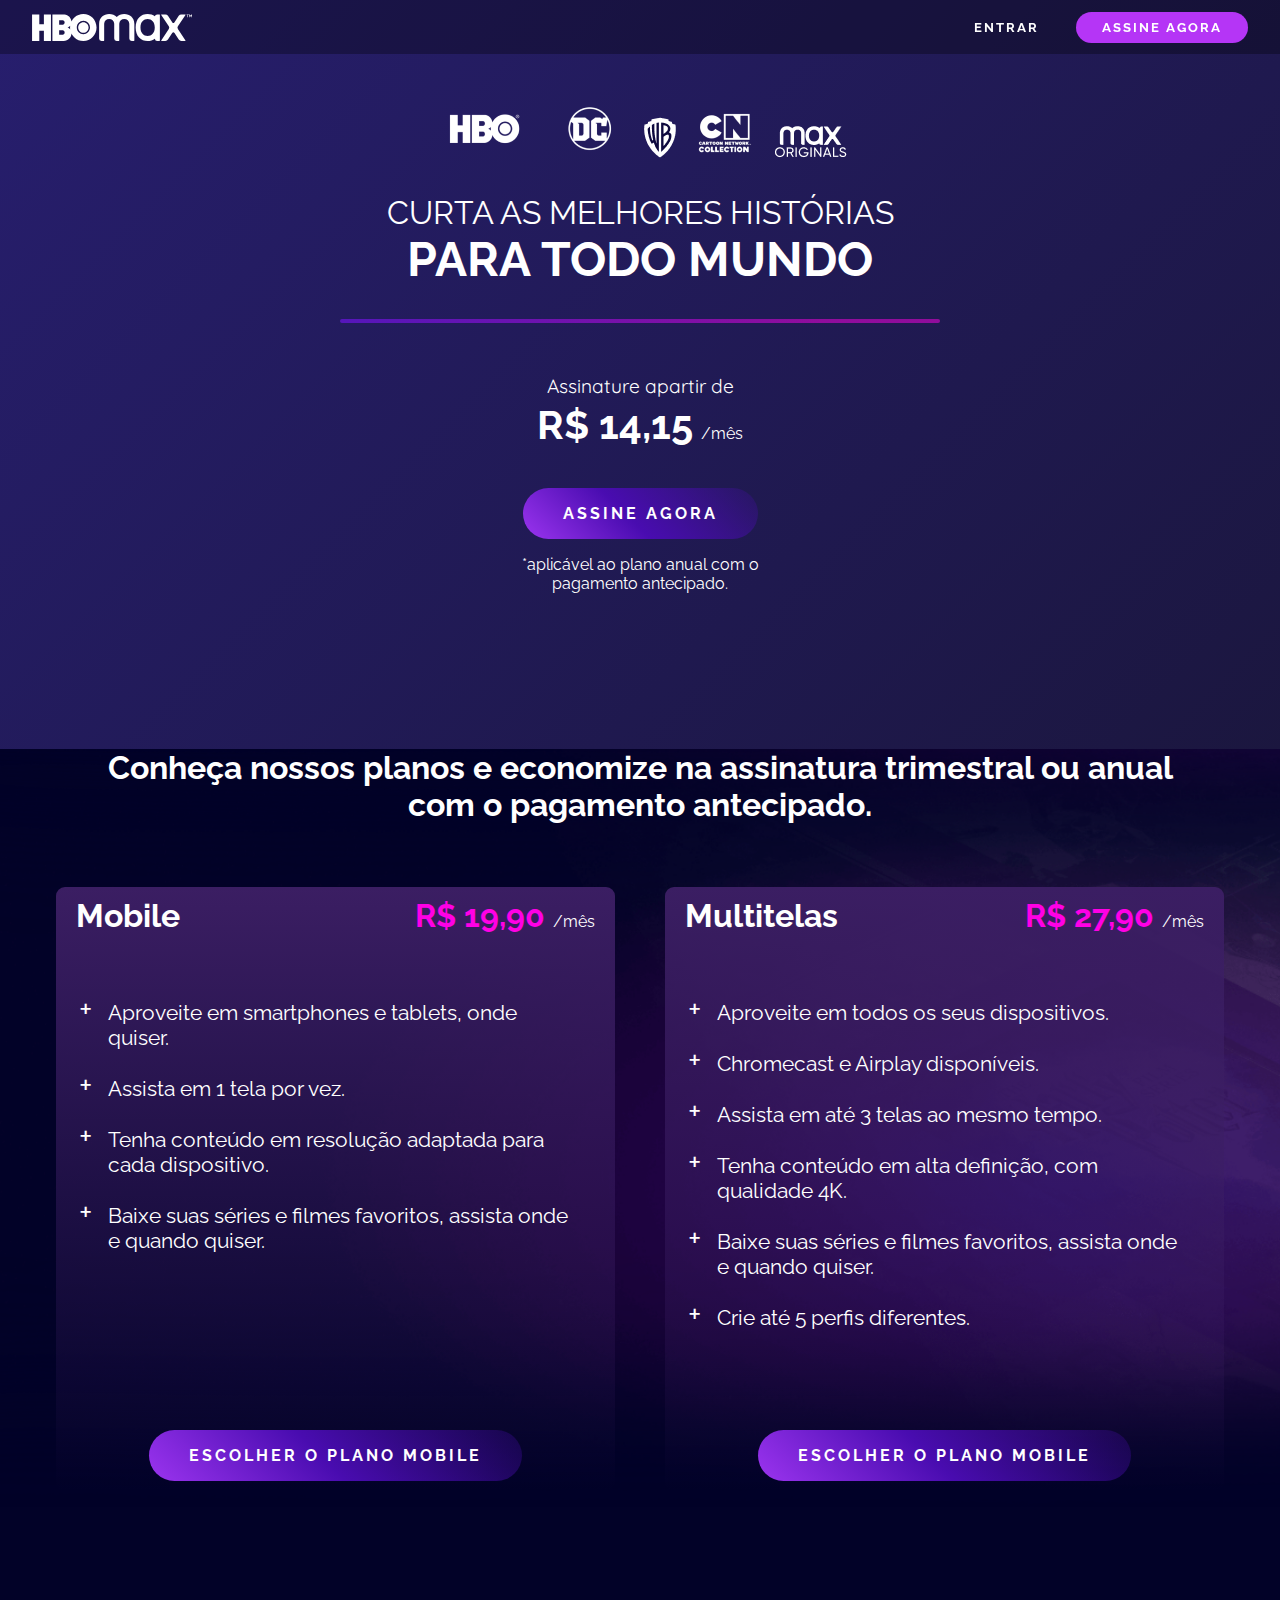
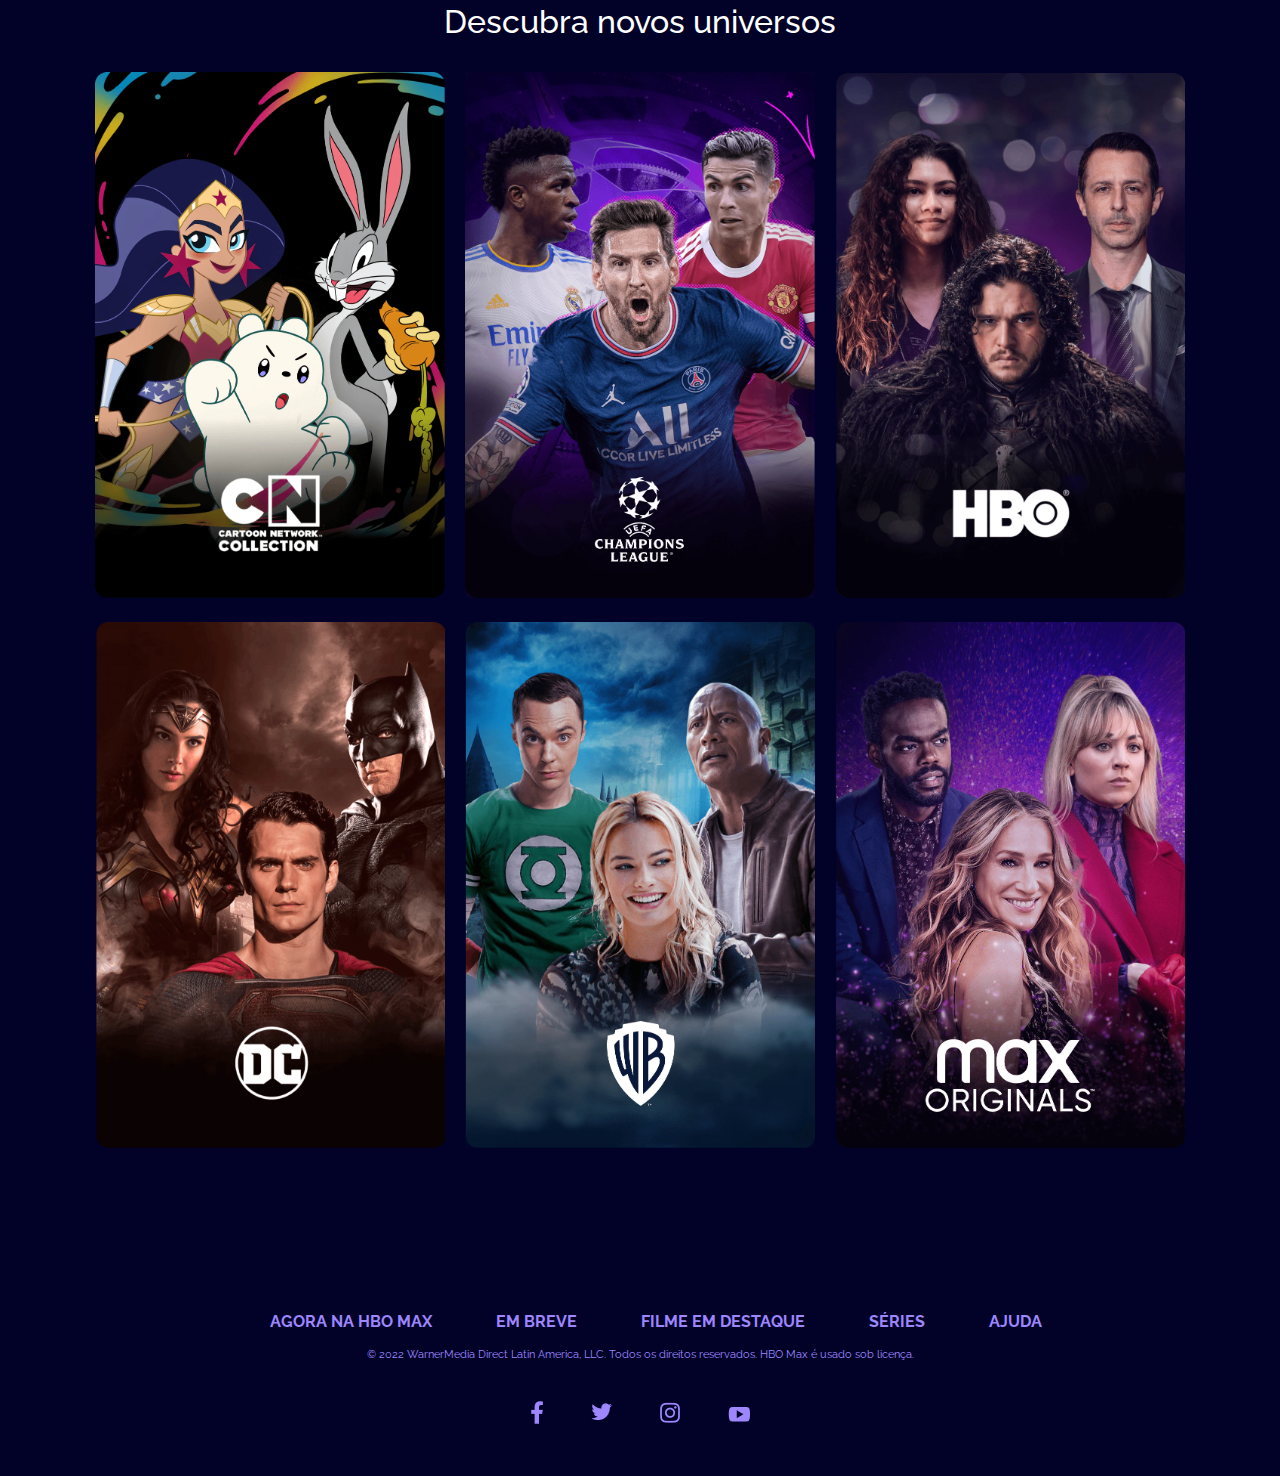
<file: hbomax-template-desafio/index.html>
<!DOCTYPE html>
<html lang="pt-br">

<head>
    <meta charset="UTF-8">
    <meta name="viewport" content="width=device-width, initial-scale=1.0">
    <title>HBO Max</title>
    <link rel="stylesheet" href="/hbomax-template-desafio/assets/css/import.css">
</head>

<body>
    <nav class="nav-bar">
        <div class=" item item-01">
            <img src="/hbomax-template-desafio/assets/images/hbo-logo.svg" alt="">
        </div>
        <div class="item item-02">
            <span><a class="item" href="/hbomax-template-desafio/signIn.html">Entrar</a></span>
            <a class="nav-inscrever" href="#assinaturas"> assine agora</a>
        </div>
    </nav>
    <header class="header-container">
        <div class="header__content">
            <div class="header__marcas">
                <img src="/hbomax-template-desafio/assets/images/hbo.png" alt="">
                <img src="/hbomax-template-desafio/assets/images/dc.png" alt="">
                <img src="/hbomax-template-desafio/assets/images/wb.png" alt="">
                <img src="/hbomax-template-desafio/assets/images/cartoon-network_neutral.png" alt="">
                <img src="/hbomax-template-desafio/assets/images/max_originals.png" alt="">
            </div>
        </div>

        <div class="header__container">
            <h1 class="header__title">
                <span>
                    Curta as melhores histórias
                </span>
                Para todo mundo
            </h1>
            <span class="underline"> </span>
            <p class="assinatura">
                Assinature apartir de
            </p>
            <p class="assinatura__preco">
                R$ 14,15<span class="mes">/mês</span>
            </p>
            <a href="#assinaturas"><button  class="btn-assinatura btn-gradiant">Assine Agora</button></a>

            <p class="assinatura-anual">
                *aplicável ao plano anual com o pagamento antecipado.
            </p>
        </div>
    </header>
    <main>
        <section class="plano-card">
            <div class=plano-container>
                <h1 id="assinaturas" class="plano-title"> Conheça nossos planos e economize na assinatura trimestral ou anual com o
                    pagamento antecipado.</h1>
                    <div class="card-container">
                        <div id="assinaturas" class="assinatura-card card-item-01">
                            <div class="card-offer ">
                                <h1>Mobile</h1>
                                <p class="valor">R$ 19,90<span class="mes">/mês</span>
                                </p>
                            </div>
                            <ul class="card-info">
                                <li class="card-info-descricao"> Aproveite em smartphones e tablets, onde quiser.</li>
                                <li class="card-info-descricao">Assista em 1 tela por vez.</li>
                                <li class="card-info-descricao">Tenha conteúdo em resolução adaptada para cada dispositivo.</li>
                                <li class="card-info-descricao">Baixe suas séries e filmes favoritos, assista onde e quando quiser.</li>
                            </ul>
                            <div class="btn-card-info"><button class="btn-assinatura card-info-buy">Escolher o plano
                                mobile</button></div>
                        </div>
                        <div class="assinatura-card card-item-02">
                            <div class="card-offer">
                                <h1>Multitelas</h1>
                                <p class="valor">R$ 27,90<span class="mes">/mês</span>
                                </p>
                            </div>
                            <ul class="card-info">
                                <li class="card-info-descricao"> Aproveite em todos os seus dispositivos.</li>
                                <li class="card-info-descricao">Chromecast e Airplay disponíveis.</li>
                                <li class="card-info-descricao">Assista em até 3 telas ao mesmo tempo.</li>
                                <li class="card-info-descricao">Tenha conteúdo em alta definição, com qualidade 4K.</li>
                                <li class="card-info-descricao">Baixe suas séries e filmes favoritos, assista onde e quando quiser.</li>
                                <li class="card-info-descricao">Crie até 5 perfis diferentes.</li>
                            </ul>
                            <div class="btn-card-info"><button class="btn-assinatura card-info-buy">Escolher o plano
                                mobile</button></div>
                        </div>
                    </div>
            </div>

        </section>

        <section class="content">

            <h1 class="content-title">Descubra novos universos</h1>

            <div class="products-content">
                <div class="product">
                    <img class="default-img" src="/hbomax-template-desafio/assets/images/CN-Default.webp" alt="CN Default">
                    <img class="hover-img" src="/hbomax-template-desafio/assets/images/CN-Hover.png" alt="CN Hover">
                </div>
        
                <div class="product">
                    <img class="default-img" src="/hbomax-template-desafio/assets/images/UCL-Default.webp" alt="UCL Default">
                    <img class="hover-img" src="/hbomax-template-desafio/assets/images/UCL-Hover.webp" alt="UCL Hover">
                </div>
        
                <div class="product">
                    <img class="default-img" src="/hbomax-template-desafio/assets/images/hbo-default_0.webp" alt="HBO Default">
                    <img class="hover-img" src="/hbomax-template-desafio/assets/images/hbo-hover_0.webp" alt="HBO Hover">
                </div>
        
                <div class="product">
                    <img class="default-img" src="/hbomax-template-desafio/assets/images/DC_Default.webp" alt="DC Default">
                    <img class="hover-img" src="/hbomax-template-desafio/assets/images/DC-Hover.webp" alt="DC Hover">
                </div>
        
                <div class="product">
                    <img class="default-img" src="/hbomax-template-desafio/assets/images/WB-Default.webp" alt="WB Default">
                    <img class="hover-img" src="/hbomax-template-desafio/assets/images/WB-Hover.webp" alt="WB Hover">
                </div>
        
                <div class="product">
                    <img class="default-img" src="/hbomax-template-desafio/assets/images/MAX-Default.webp" alt="MAX Default">
                    <img class="hover-img" src="/hbomax-template-desafio/assets/images/MAX-Hover.webp" alt="MAX Hover">
                </div>
            </div>
        </section>


    </main>
    <footer class="footer-container">
        <ul class="footer-list">
            <li>
               <a href="https://www.max.com/br/pt/sitemap" target="_blank">Agora na HBO Max</a>
            </li>
            <li>
              <a href="https://www.max.com/br/pt" target="_blank">Em breve</a>
            </li>
            <li>
                <a href="https://www.max.com/br/pt/movies" target="_blank">Filme em destaque</a>
            </li>
            <li>
                <a href="https://www.max.com/br/pt/shows" target="_blank">Séries</a>
            </li>
            <li>
                <a href="https://help.max.com/BR-pt/Home/Index" target="_blank">Ajuda</a>
            </li>
        </ul>
        <p class="direitos">© 2022 WarnerMedia Direct Latin America, LLC. Todos os direitos reservados. HBO Max é usado sob licença.</p>
        <section class="socials">
            <div >
                <img src="/hbomax-template-desafio/assets/images/fb_0.png" alt="">
            </div>
            <div>
                <img src="/hbomax-template-desafio/assets/images/twitter_0.png" alt="">
            </div>
            <div>
                <img src="/hbomax-template-desafio/assets/images/instagram_0.png" alt="">
            </div>
            </div>
                <img src="/hbomax-template-desafio/assets/images/youtube_0.png" alt="">
            </div>
        </section>
    </footer>
</body>

</html>
</file>
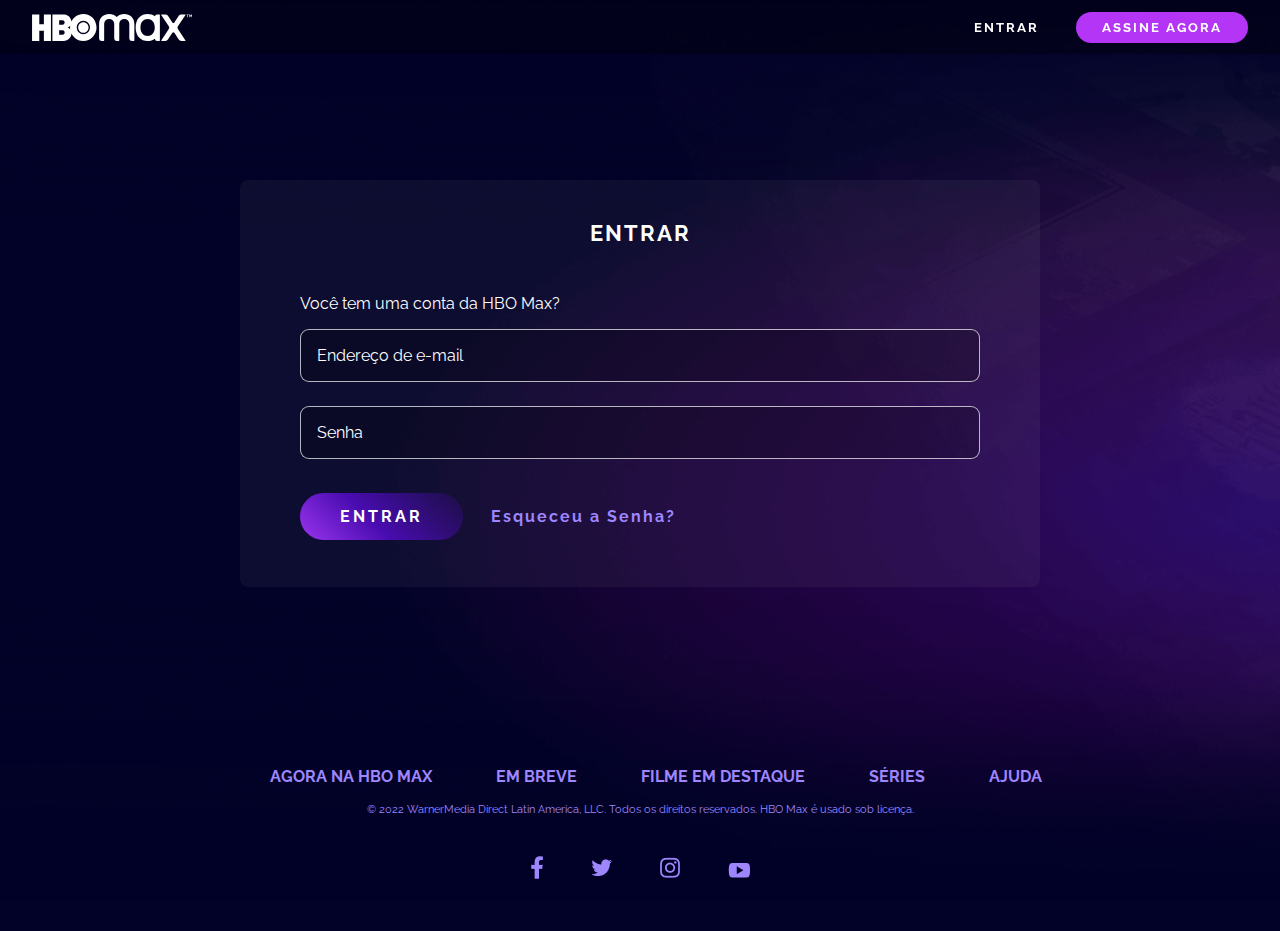
<file: hbomax-template-desafio/signIn.html>
<!DOCTYPE html>
<html lang="pt-br">

<head>
    <meta charset="UTF-8">
    <meta name="viewport" content="width=device-width, initial-scale=1.0">
    <title>Entrar | HBO Max</title>
    <link rel="stylesheet" href="/hbomax-template-desafio/assets/css/import.css">
</head>

<body>
   
    <header>
        <nav class="nav-bar">
            <div class=" item item-01">
                <img src="/hbomax-template-desafio/assets/images/hbo-logo.svg" alt="">
            </div>
            <div class="item item-02">
                <span><a class="item" href="/hbomax-template-desafio/signIn.html">Entrar</a></span>
                <a class="nav-inscrever" href="/hbomax-template-desafio/index.html"> assine agora</a>
            </div>
        </nav>
    </header>
    
    <main class="main-content">
        <section class="login">
            <div>
                <h1 class="login-title">Entrar</h1>
                <p class="login-subtitle">Você tem uma conta da HBO Max?</p>
            </div>
            <div class="input-container">
                <form action="">
                    <input type="text" placeholder="Endereço de e-mail" required>
                    <input type="text" placeholder="Senha" required>
                </form>
            </div>
            <div class="main-link">
                <a class="btn-assinatura card-info-buy" href="#">Entrar</a>
                <a class="senha-reset" href="#">Esqueceu a Senha?</a>
            </div>
        </section>
    </main>
    <footer class="footer-container"></footer>
        <ul class="footer-list">
            <li>
                <a href="https://www.max.com/br/pt/sitemap" target="_blank">Agora na HBO Max</a>
             </li>
             <li>
               <a href="https://www.max.com/br/pt" target="_blank">Em breve</a>
             </li>
             <li>
                 <a href="https://www.max.com/br/pt/movies" target="_blank">Filme em destaque</a>
             </li>
             <li>
                 <a href="https://www.max.com/br/pt/shows" target="_blank">Séries</a>
             </li>
             <li>
                 <a href="https://help.max.com/BR-pt/Home/Index" target="_blank">Ajuda</a>
             </li>
        </ul>
        <p class="direitos">© 2022 WarnerMedia Direct Latin America, LLC. Todos os direitos reservados. HBO Max é usado sob licença.</p>
        <section class="socials">
            <div >
                <img src="/hbomax-template-desafio/assets/images/fb_0.png" alt="">
            </div>
            <div>
                <img src="/hbomax-template-desafio/assets/images/twitter_0.png" alt="">
            </div>
            <div>
                <img src="/hbomax-template-desafio/assets/images/instagram_0.png" alt="">
            </div>
            </div>
                <img src="/hbomax-template-desafio/assets/images/youtube_0.png" alt="">
            </div>
        </section>
    </footer>
</body>

</html>
</file>
<file: hbomax-template-desafio/assets/css/import.css>
@import url(/hbomax-template-desafio/assets/css/login.css);
@import url(/hbomax-template-desafio/assets/css/style.css);
</file>
